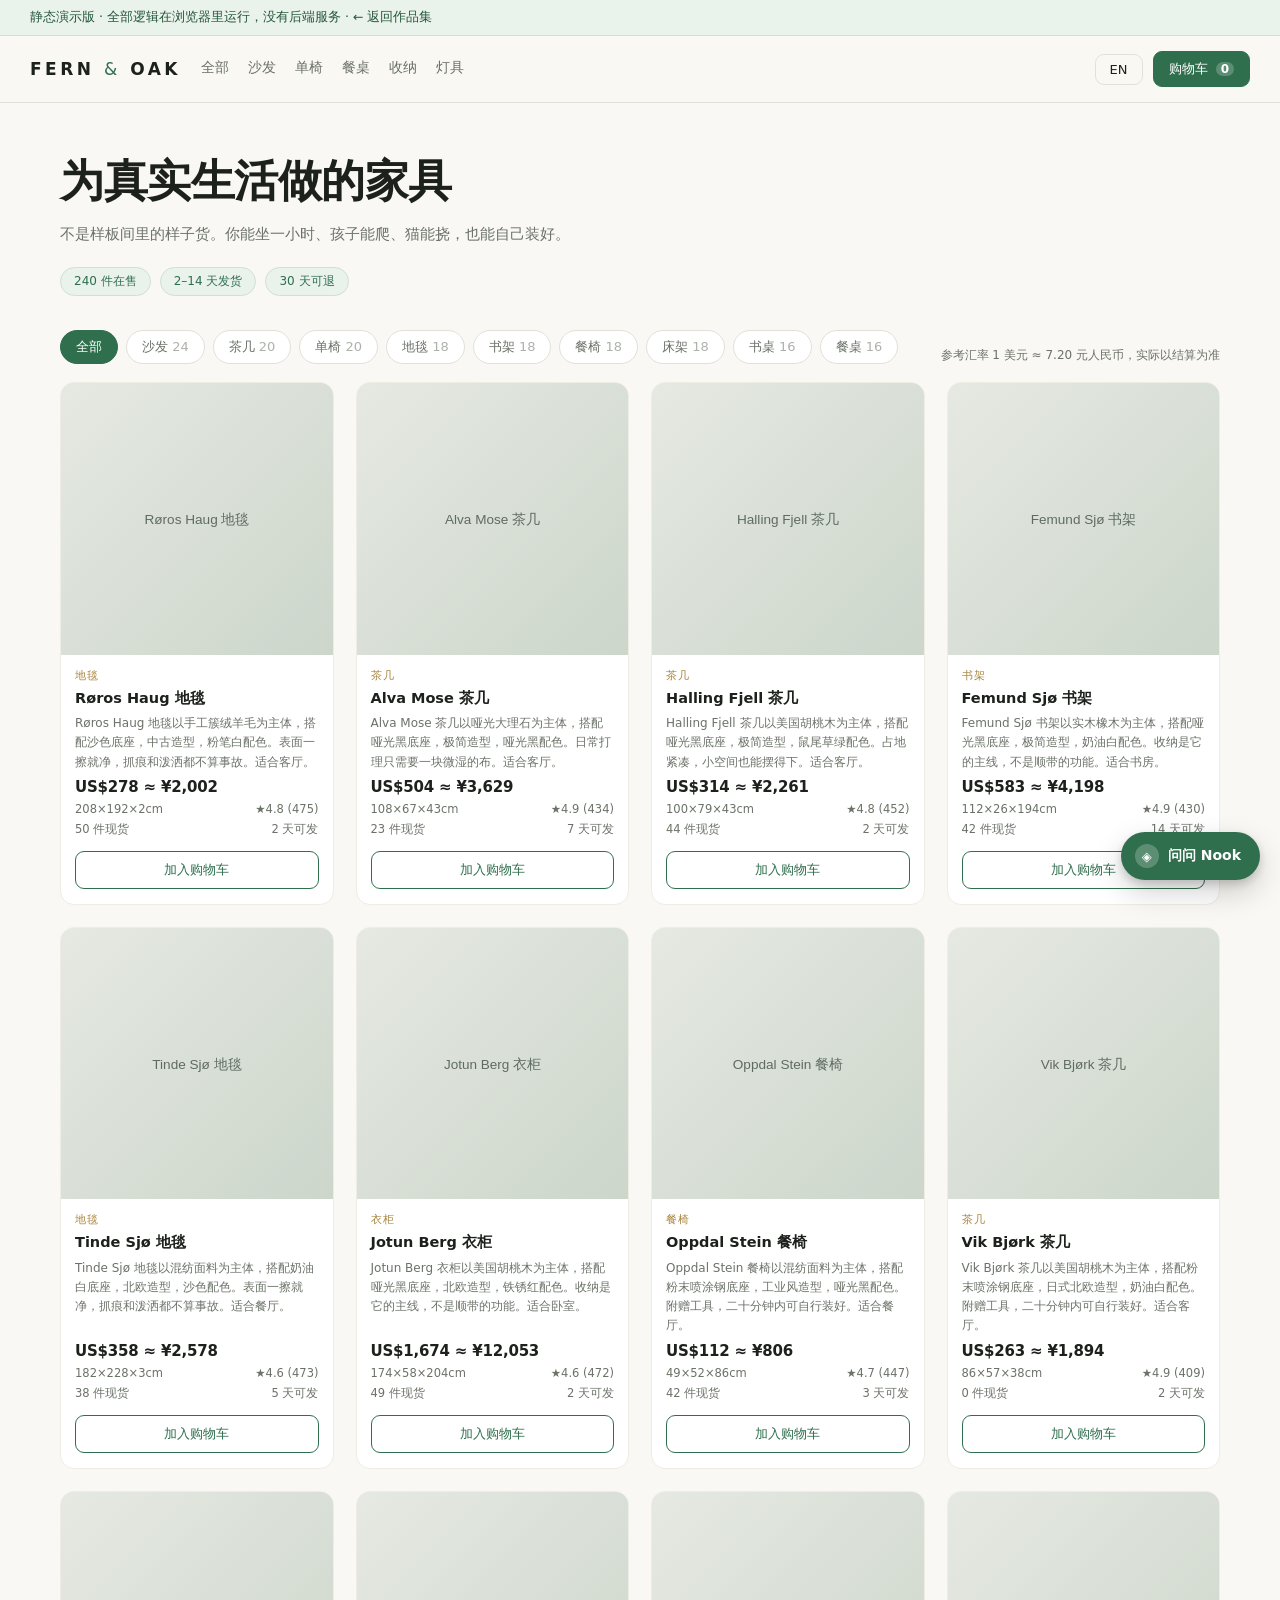
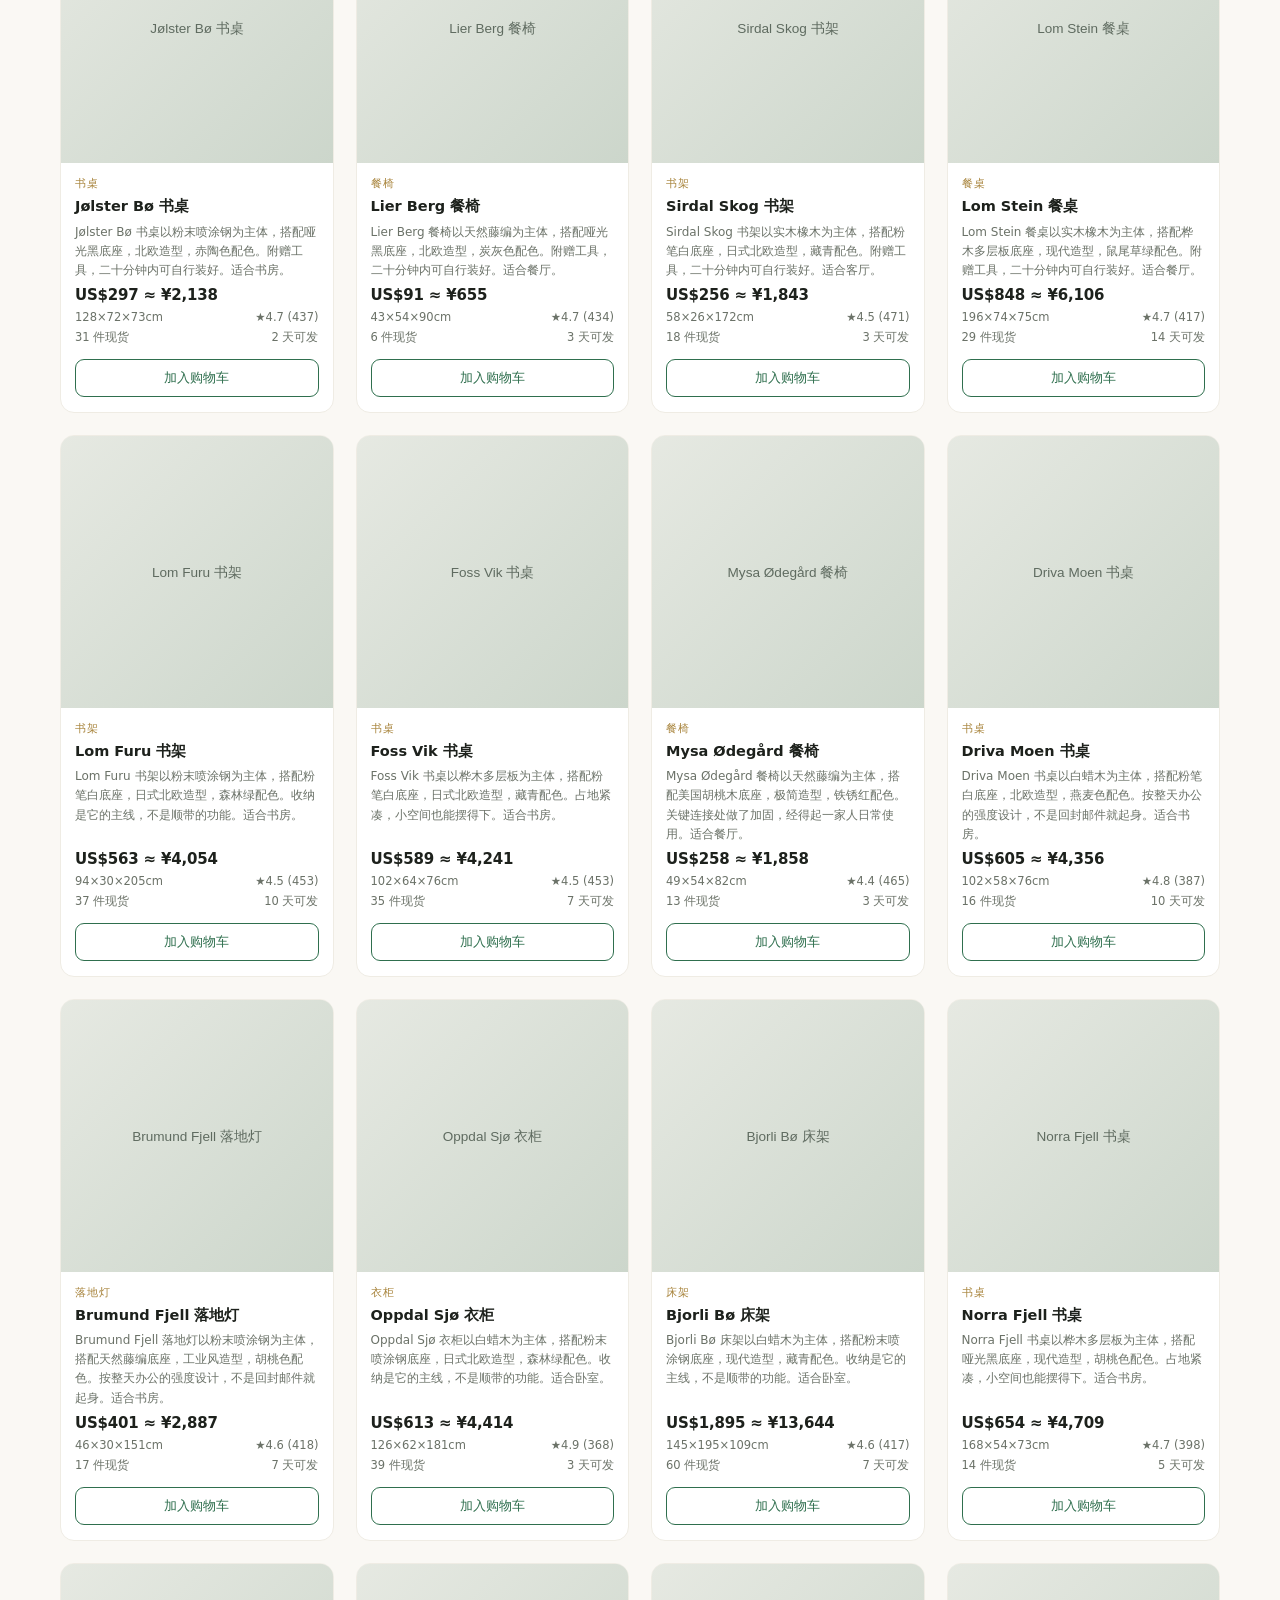
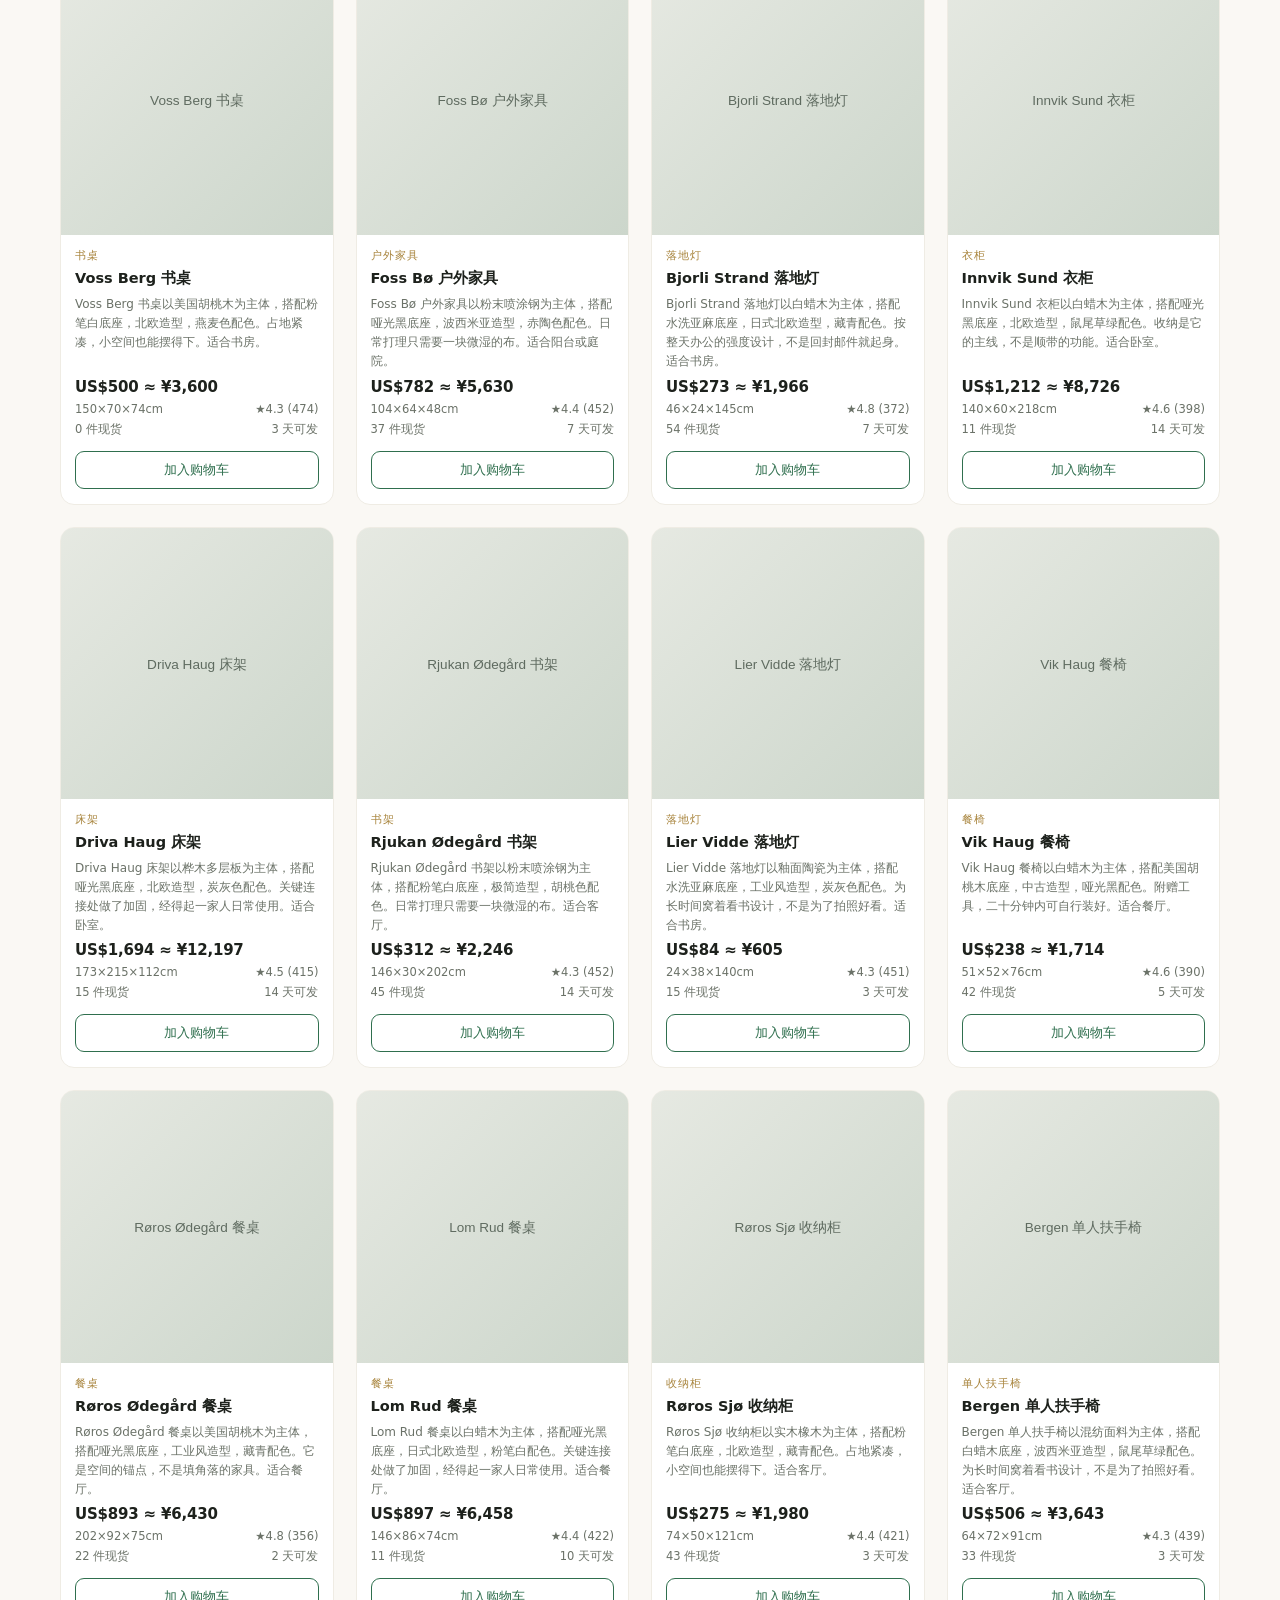
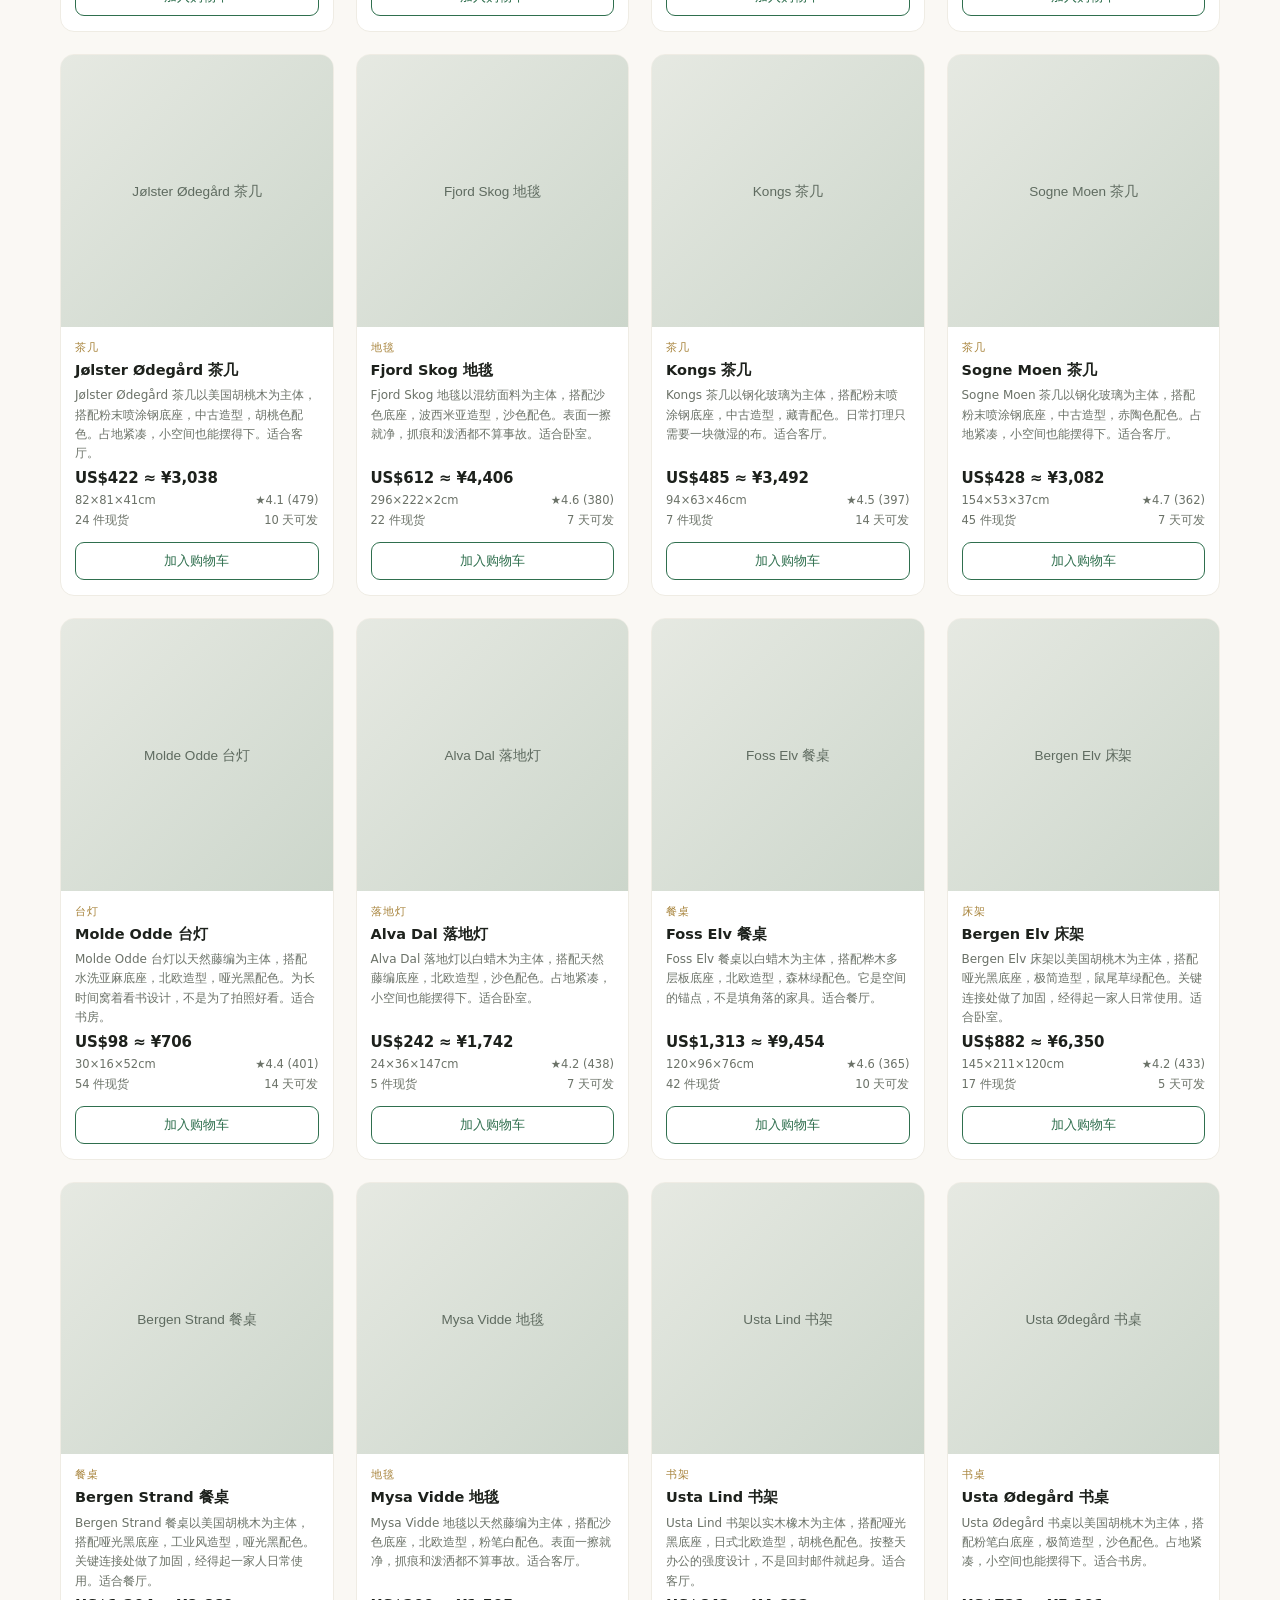
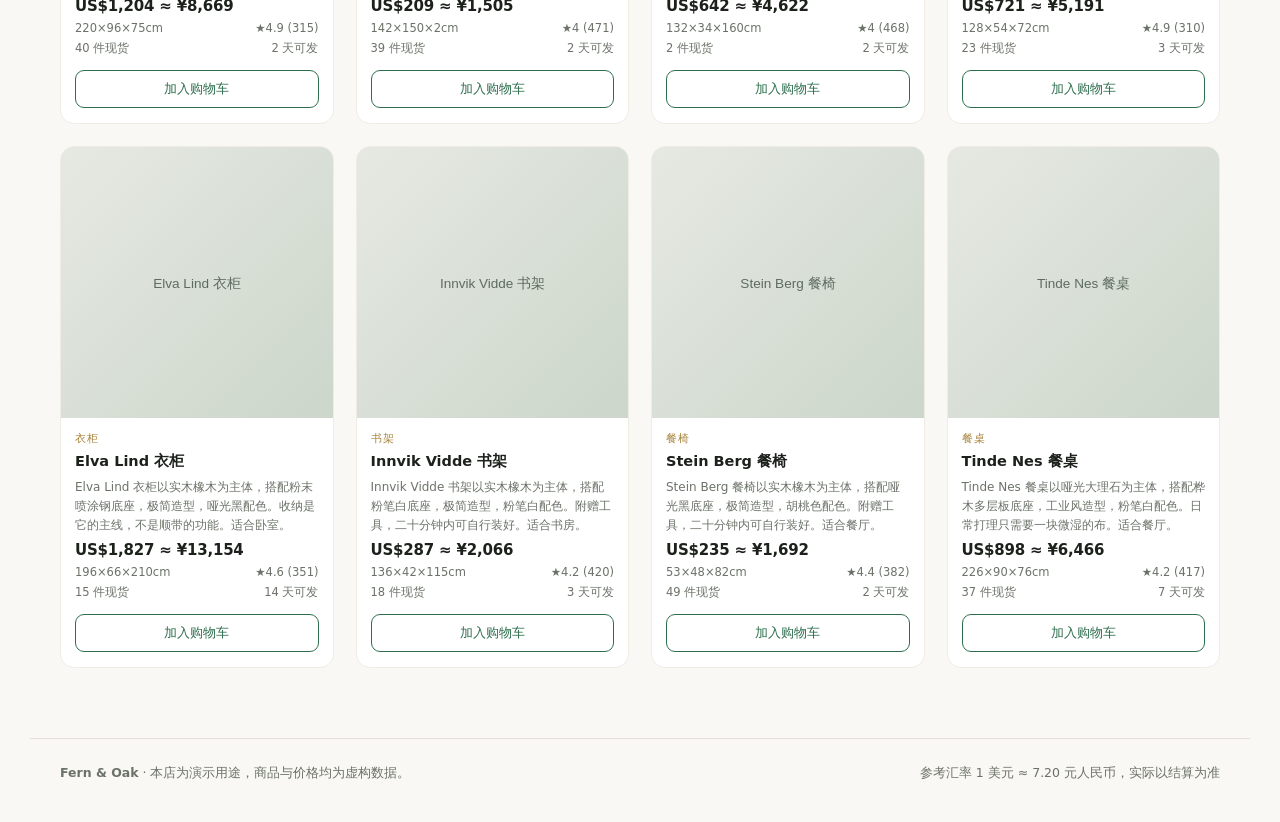
<file: portfolio/demo/index.html>
<!DOCTYPE html>
<html lang="zh">
<head>
<meta charset="utf-8">
<meta name="viewport" content="width=device-width, initial-scale=1">
<title>[静态版] Fern &amp; Oak — 为真实生活做的家具</title>
<link rel="stylesheet" href="store.css">
</head>
<body>
<div style="background:#eaf2ec;border-bottom:1px solid #cfe0d4;color:#245739;
     padding:9px 30px;font-size:12.5px;font-family:system-ui,sans-serif">
  静态演示版 · 全部逻辑在浏览器里运行，没有后端服务 ·
  <a href="../index.html" style="color:#245739">← 返回作品集</a>
</div>

<script src="static-engine.js"></script>
<script>
  /* 静态演示版：先把商品库取回来初始化引擎，再放行页面查询。
     nook-api.js 里的 whenReady() 会等这个事件。 */
  fetch('products.json')
    .then(function (r) { return r.json(); })
    .then(function (p) {
      window.NookEngine.init(p);
      window.dispatchEvent(new Event('nook:engine-ready'));
    })
    .catch(function () {
      document.body.insertAdjacentHTML('afterbegin',
        '<p style="padding:14px;background:#fdeaea;color:#c62828">'
        + '商品库加载失败，请通过 HTTP 访问（本地直接双击打开 file:// 会被浏览器拦截）。</p>');
    });
</script>


<header class="hdr">
  <div class="brand">FERN <span>&amp;</span> OAK</div>
  <nav class="nav">
    <a href="#" data-cat="">全部</a>
    <a href="#" data-cat="sofa">沙发</a>
    <a href="#" data-cat="armchair">单椅</a>
    <a href="#" data-cat="dining_table">餐桌</a>
    <a href="#" data-cat="storage">收纳</a>
    <a href="#" data-cat="floor_lamp">灯具</a>
  </nav>
  <div class="acts">
    <button id="lang" class="ghost" type="button">EN</button>
    <button class="cartbtn" type="button">购物车 <b id="cartn">0</b></button>
  </div>
</header>

<section class="hero">
  <h1>为真实生活做的家具</h1>
  <p>不是样板间里的样子货。你能坐一小时、孩子能爬、猫能挠，也能自己装好。</p>
  <div class="hero-cta">
    <span class="pill">240 件在售</span>
    <span class="pill">2–14 天发货</span>
    <span class="pill">30 天可退</span>
  </div>
</section>

<section class="toolbar">
  <div class="cats" id="cats"></div>
  <div class="fx" id="fx"></div>
</section>

<main id="grid" class="grid" aria-live="polite"></main>

<footer class="ftr">
  <div>
    <b>Fern &amp; Oak</b> · 本店为演示用途，商品与价格均为虚构数据。
  </div>
  <div id="fxf"></div>
</footer>

<!-- 数据访问层：服务端模式走 /api，静态模式走浏览器端引擎 -->
<script src="nook-api.js" data-api="/api"></script>

<!-- ★★★★★ 客户接入 Nook 只需要下面这一行 ★★★★★ -->
<script src="nook-widget.js"
        data-api="/api"
        data-lang="zh"
        data-accent="#2f6f4e"></script>
<!-- ★★★★★★★★★★★★★★★★★★★★★★★★★★★★★★★★★ -->

<script src="store.js"></script>
</body>
</html>
</file>
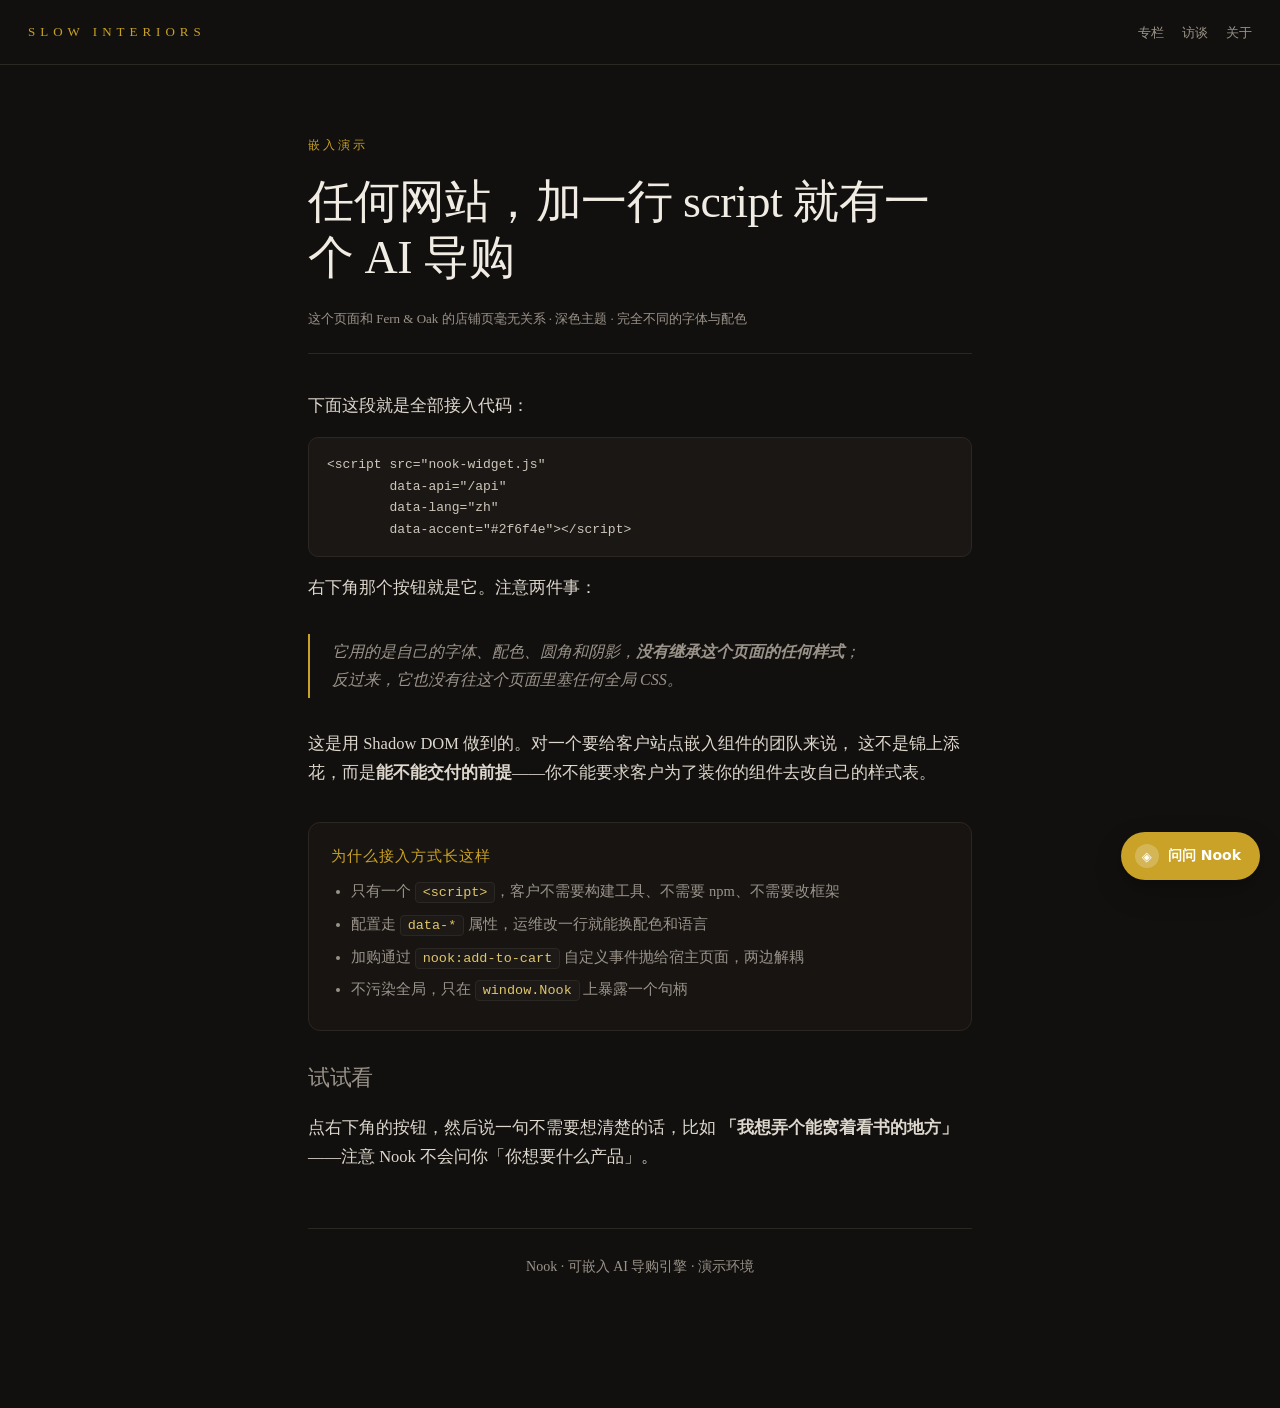
<file: portfolio/demo/embed.html>
<!DOCTYPE html>
<html lang="zh">
<head>
<meta charset="utf-8">
<meta name="viewport" content="width=device-width, initial-scale=1">
<title>[静态版] 嵌入演示 — 任何网站加一行就能用</title>
<style>
  /* 这个页面故意做成和店铺页完全不同的风格（深色 / 衬线 / 编辑感），
     用来证明 Nook 的样式被 Shadow DOM 隔离了 —— 它既不污染宿主，也不被宿主污染。 */
  :root{
    --bg:#12100e; --ink:#f0ece4; --mut:#9a938a; --line:#2b2723; --gold:#c9a227;
  }
  *{box-sizing:border-box}
  body{
    margin:0; background:var(--bg); color:var(--ink); min-height:100vh;
    font-family:Georgia,"Songti SC","SimSun",serif; line-height:1.75;
  }
  .top{border-bottom:1px solid var(--line); padding:18px 28px; display:flex;
       justify-content:space-between; align-items:center; gap:16px; flex-wrap:wrap}
  .logo{letter-spacing:5px; font-size:13px; color:var(--gold); text-transform:uppercase}
  .top nav a{color:var(--mut); text-decoration:none; font-size:13px; margin-left:18px}
  .top nav a:hover{color:var(--ink)}
  article{max-width:720px; margin:0 auto; padding:70px 28px 130px}
  .kick{font-size:12px; letter-spacing:3px; color:var(--gold); text-transform:uppercase; margin-bottom:18px}
  h1{font-size:clamp(28px,5vw,46px); line-height:1.22; margin:0 0 22px; font-weight:400; letter-spacing:-.5px}
  .byline{color:var(--mut); font-size:13px; margin-bottom:38px;
          border-bottom:1px solid var(--line); padding-bottom:22px}
  p{font-size:16.5px; color:#ddd7cd}
  blockquote{border-left:2px solid var(--gold); margin:32px 0; padding:4px 0 4px 22px;
             color:var(--mut); font-style:italic}
  code{background:#1c1916; border:1px solid var(--line); border-radius:4px; padding:2px 7px;
       font-family:ui-monospace,Consolas,monospace; font-size:13.5px; color:#e0c66b}
  pre{background:#1a1714; border:1px solid var(--line); border-radius:10px; padding:16px 18px;
      overflow-x:auto; font-size:13px; color:#cfc7bb; font-family:ui-monospace,Consolas,monospace;
      line-height:1.65}
  .box{border:1px solid var(--line); border-radius:12px; padding:20px 22px; margin:34px 0; background:#171411}
  .box h3{margin:0 0 10px; font-size:15px; color:var(--gold); font-weight:400; letter-spacing:1px}
  .box ul{margin:0; padding-left:20px; color:var(--mut); font-size:14.5px}
  .box li{margin-bottom:7px}
  .hint{color:var(--mut); font-size:14px; text-align:center; margin-top:56px;
        border-top:1px solid var(--line); padding-top:26px}
</style>
</head>
<body>
<script src="static-engine.js"></script>
<script>
  /* 静态演示版：先把商品库取回来初始化引擎，再放行页面查询。
     nook-api.js 里的 whenReady() 会等这个事件。 */
  fetch('products.json')
    .then(function (r) { return r.json(); })
    .then(function (p) {
      window.NookEngine.init(p);
      window.dispatchEvent(new Event('nook:engine-ready'));
    })
    .catch(function () {
      document.body.insertAdjacentHTML('afterbegin',
        '<p style="padding:14px;background:#fdeaea;color:#c62828">'
        + '商品库加载失败，请通过 HTTP 访问（本地直接双击打开 file:// 会被浏览器拦截）。</p>');
    });
</script>


<div class="top">
  <div class="logo">Slow Interiors</div>
  <nav><a href="#">专栏</a><a href="#">访谈</a><a href="#">关于</a></nav>
</div>

<article>
  <div class="kick">嵌入演示</div>
  <h1>任何网站，加一行 script 就有一个 AI 导购</h1>
  <div class="byline">这个页面和 Fern &amp; Oak 的店铺页毫无关系 · 深色主题 · 完全不同的字体与配色</div>

  <p>下面这段就是全部接入代码：</p>
<pre>&lt;script src="nook-widget.js"
        data-api="/api"
        data-lang="zh"
        data-accent="#2f6f4e"&gt;&lt;/script&gt;</pre>

  <p>右下角那个按钮就是它。注意两件事：</p>

  <blockquote>
    它用的是自己的字体、配色、圆角和阴影，<b>没有继承这个页面的任何样式</b>；<br>
    反过来，它也没有往这个页面里塞任何全局 CSS。
  </blockquote>

  <p>这是用 Shadow DOM 做到的。对一个要给客户站点嵌入组件的团队来说，
    这不是锦上添花，而是<b>能不能交付的前提</b>——你不能要求客户为了装你的组件去改自己的样式表。</p>

  <div class="box">
    <h3>为什么接入方式长这样</h3>
    <ul>
      <li>只有一个 <code>&lt;script&gt;</code>，客户不需要构建工具、不需要 npm、不需要改框架</li>
      <li>配置走 <code>data-*</code> 属性，运维改一行就能换配色和语言</li>
      <li>加购通过 <code>nook:add-to-cart</code> 自定义事件抛给宿主页面，两边解耦</li>
      <li>不污染全局，只在 <code>window.Nook</code> 上暴露一个句柄</li>
    </ul>
  </div>

  <h1 style="font-size:22px;color:var(--mut);font-weight:400">试试看</h1>
  <p>点右下角的按钮，然后说一句不需要想清楚的话，比如
    <b>「我想弄个能窝着看书的地方」</b>——注意 Nook 不会问你「你想要什么产品」。</p>

  <div class="hint">Nook · 可嵌入 AI 导购引擎 · 演示环境</div>
</article>

<!-- ★ 全部接入代码，就这一行 ★ -->
<script src="nook-widget.js"
        data-api="/api"
        data-lang="zh"
        data-accent="#c9a227"
        data-brand="Slow Interiors"></script>

</body>
</html>
</file>
<file: portfolio/demo/store.css>
/* Fern & Oak 店铺页 —— 刻意做成"像真的独立站"，用来证明 Nook 是嵌进客户产品里的 */
:root{
  --paper:#faf8f4; --card:#ffffff; --ink:#1d211c; --mut:#6b7268;
  --line:#e2e0d8; --line2:#efece4;
  --accent:#2f6f4e; --accent2:#245739; --accent-soft:#eaf2ec;
  --gold:#a8843c;
  --radius:14px;
  --shadow:0 1px 2px rgba(30,40,30,.05), 0 10px 26px rgba(30,40,30,.06);
}
*{box-sizing:border-box}
html,body{margin:0;padding:0}
body{
  background:var(--paper); color:var(--ink); min-height:100vh;
  font-family:"Microsoft YaHei","PingFang SC","Hiragino Sans GB","Source Han Sans SC",system-ui,-apple-system,"Segoe UI",sans-serif;
  -webkit-font-smoothing:antialiased;
}
a{color:inherit;text-decoration:none}

/* ---------- header ---------- */
.hdr{
  position:sticky; top:0; z-index:30;
  display:flex; align-items:center; gap:20px; flex-wrap:wrap;
  padding:15px 30px; background:rgba(250,248,244,.92);
  backdrop-filter:saturate(1.4) blur(10px);
  border-bottom:1px solid var(--line);
}
.brand{
  font-size:17px; font-weight:800; letter-spacing:3.5px; white-space:nowrap;
}
.brand span{color:var(--accent); font-weight:400}
.nav{display:flex; gap:19px; flex:1; flex-wrap:wrap}
.nav a{font-size:13.5px; color:var(--mut); padding:3px 0; border-bottom:2px solid transparent; transition:.15s}
.nav a:hover,.nav a.on{color:var(--ink); border-bottom-color:var(--accent)}
.acts{display:flex; gap:10px; align-items:center}
button{font:inherit; cursor:pointer; border-radius:9px; transition:.15s}
.ghost{
  background:transparent; border:1px solid var(--line); color:var(--ink);
  padding:7px 14px; font-size:13px;
}
.ghost:hover{border-color:var(--accent); color:var(--accent)}
.cartbtn{
  background:var(--accent); border:1px solid var(--accent); color:#fff;
  padding:8px 15px; font-size:13px;
}
.cartbtn:hover{background:var(--accent2)}
.cartbtn b{
  display:inline-block; min-width:18px; padding:0 5px; margin-left:4px;
  background:rgba(255,255,255,.22); border-radius:20px; font-size:12px;
}

/* ---------- hero ---------- */
.hero{padding:52px 30px 34px; max-width:1220px; margin:0 auto}
.hero h1{
  font-size:clamp(27px,4vw,44px); line-height:1.18; margin:0 0 14px;
  letter-spacing:-.5px; max-width:16em;
}
.hero p{margin:0 0 20px; color:var(--mut); font-size:15px; line-height:1.75; max-width:34em}
.hero-cta{display:flex; gap:9px; flex-wrap:wrap}
.pill{
  font-size:12px; padding:5px 13px; border-radius:20px;
  background:var(--accent-soft); color:var(--accent); border:1px solid #cfe0d4;
}

/* ---------- toolbar ---------- */
.toolbar{
  max-width:1220px; margin:0 auto; padding:0 30px 18px;
  display:flex; justify-content:space-between; align-items:flex-end;
  gap:16px; flex-wrap:wrap;
}
.cats{display:flex; gap:8px; flex-wrap:wrap}
.chip{
  font-size:13px; padding:7px 15px; border-radius:20px;
  background:var(--card); border:1px solid var(--line); color:var(--mut);
}
.chip:hover{border-color:var(--accent); color:var(--accent)}
.chip.on{background:var(--accent); border-color:var(--accent); color:#fff}
.fx{font-size:12px; color:var(--mut)}

/* ---------- grid ---------- */
.grid{
  max-width:1220px; margin:0 auto; padding:0 30px 70px;
  display:grid; grid-template-columns:repeat(auto-fill,minmax(230px,1fr)); gap:22px;
}
.card{
  background:var(--card); border:1px solid var(--line2); border-radius:var(--radius);
  overflow:hidden; display:flex; flex-direction:column;
  transition:transform .18s, box-shadow .18s, border-color .18s;
}
.card:hover{transform:translateY(-3px); box-shadow:var(--shadow); border-color:var(--line)}
.thumb{
  aspect-ratio:1/1; background:linear-gradient(135deg,#e6e9e2,#d3dbd0);
  overflow:hidden; position:relative;
}
.thumb img{width:100%; height:100%; object-fit:cover; display:block}
.info{padding:13px 14px 15px; display:flex; flex-direction:column; gap:6px; flex:1}
.cat{font-size:11px; color:var(--gold); letter-spacing:1.2px; text-transform:uppercase}
.nm{font-size:14.5px; font-weight:700; line-height:1.35}
.dsc{font-size:12px; color:var(--mut); line-height:1.6; flex:1}
.pr{font-size:15px; font-weight:800; letter-spacing:-.2px}
.pr small{font-weight:500; color:var(--mut); font-size:11.5px; margin-left:6px; letter-spacing:0}
.meta{font-size:11.5px; color:var(--mut); display:flex; justify-content:space-between; gap:8px}
.add{
  margin-top:8px; width:100%; padding:9px; font-size:13px;
  background:transparent; border:1px solid var(--accent); color:var(--accent); border-radius:9px;
}
.add:hover{background:var(--accent); color:#fff}

.ftr{
  border-top:1px solid var(--line); padding:26px 30px 40px;
  display:flex; justify-content:space-between; gap:18px; flex-wrap:wrap;
  font-size:12.5px; color:var(--mut); max-width:1220px; margin:0 auto;
}
.skel{
  background:var(--card); border:1px solid var(--line2); border-radius:var(--radius);
  height:330px; animation:pulse 1.3s ease-in-out infinite;
}
@keyframes pulse{0%,100%{opacity:1}50%{opacity:.55}}

@media (max-width:640px){
  .hdr{padding:12px 16px; gap:12px}
  .nav{order:3; width:100%; gap:14px; overflow-x:auto}
  .hero{padding:32px 16px 24px}
  .toolbar{padding:0 16px 14px}
  .grid{padding:0 16px 50px; gap:15px; grid-template-columns:repeat(auto-fill,minmax(150px,1fr))}
  .ftr{padding:22px 16px 34px}
}
</file>
